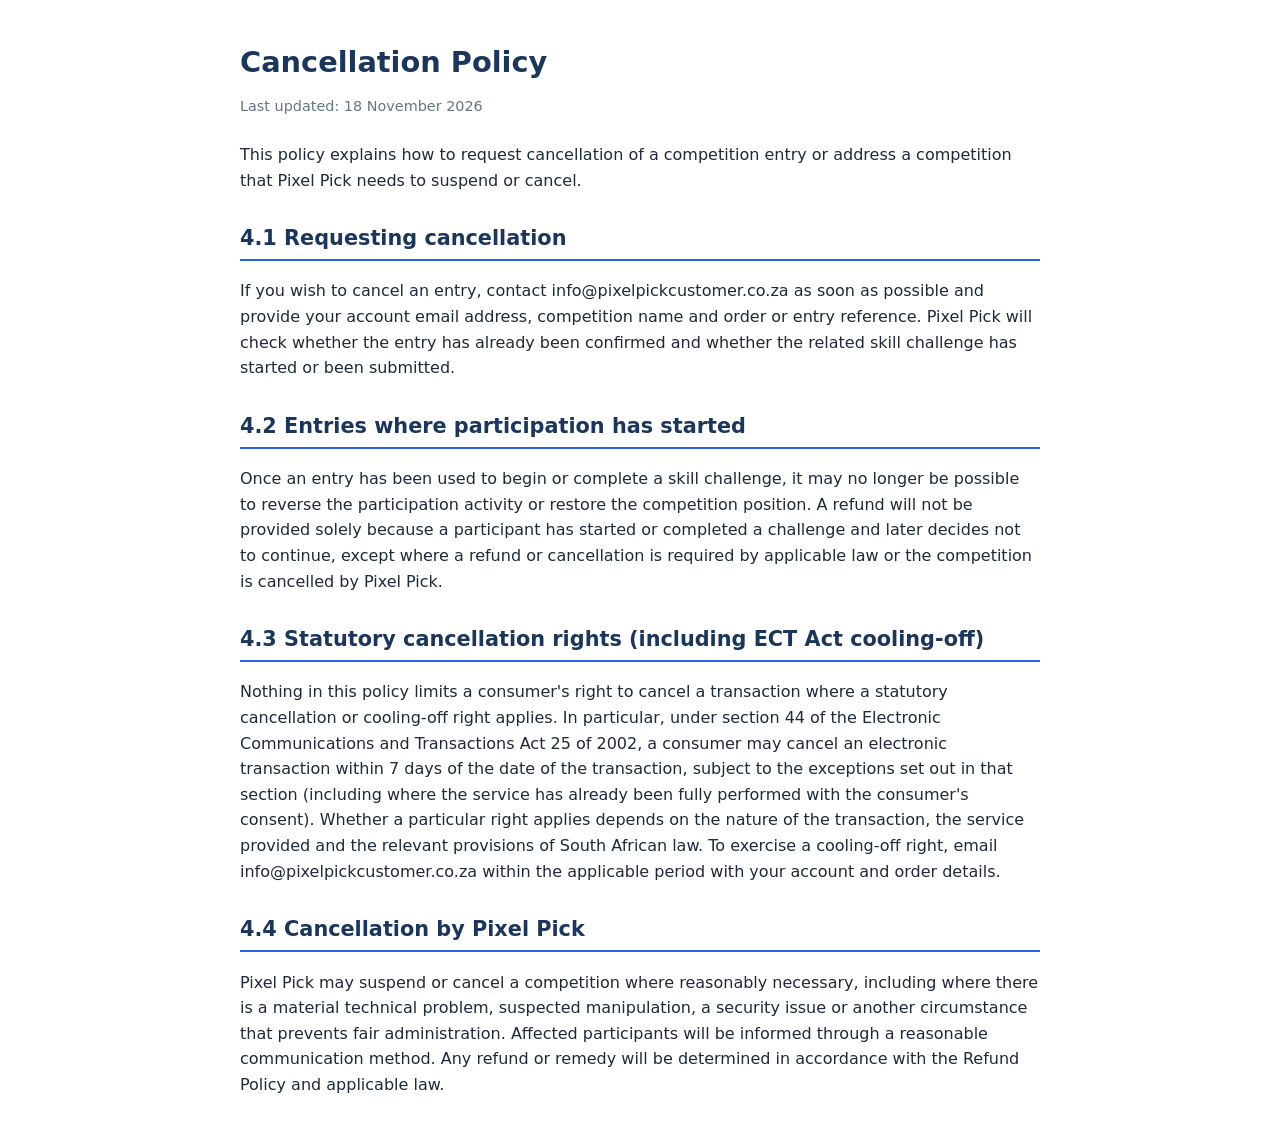
<file: cancellation.html>
<!DOCTYPE html>
<html lang="en">
<head>
  <meta charset="UTF-8">
  <meta name="viewport" content="width=device-width, initial-scale=1.0">
  <title>Cancellation Policy | Pixel Pick</title>
  <style>
    body { font-family: system-ui, -apple-system, sans-serif; line-height: 1.6; color: #1e293b; max-width: 800px; margin: 0 auto; padding: 20px; }
    h1 { color: #1a365d; font-size: 1.8rem; margin-bottom: 0.5rem; }
    h2 { color: #1a365d; font-size: 1.3rem; margin-top: 1.8rem; border-bottom: 2px solid #2563eb; padding-bottom: 4px; }
    p { margin: 0.6rem 0; }
    .meta { color: #64748b; font-size: 0.9rem; margin-bottom: 1.5rem; }
  </style>
</head>
<body>

<h1>Cancellation Policy</h1>
<p class="meta">Last updated: 18 November 2026</p>

<p>This policy explains how to request cancellation of a competition entry or address a competition that Pixel Pick needs to suspend or cancel.</p>

<h2>4.1 Requesting cancellation</h2>
<p>If you wish to cancel an entry, contact info@pixelpickcustomer.co.za as soon as possible and provide your account email address, competition name and order or entry reference. Pixel Pick will check whether the entry has already been confirmed and whether the related skill challenge has started or been submitted.</p>

<h2>4.2 Entries where participation has started</h2>
<p>Once an entry has been used to begin or complete a skill challenge, it may no longer be possible to reverse the participation activity or restore the competition position. A refund will not be provided solely because a participant has started or completed a challenge and later decides not to continue, except where a refund or cancellation is required by applicable law or the competition is cancelled by Pixel Pick.</p>

<h2>4.3 Statutory cancellation rights (including ECT Act cooling-off)</h2>
<p>Nothing in this policy limits a consumer's right to cancel a transaction where a statutory cancellation or cooling-off right applies. In particular, under section 44 of the Electronic Communications and Transactions Act 25 of 2002, a consumer may cancel an electronic transaction within 7 days of the date of the transaction, subject to the exceptions set out in that section (including where the service has already been fully performed with the consumer's consent). Whether a particular right applies depends on the nature of the transaction, the service provided and the relevant provisions of South African law. To exercise a cooling-off right, email info@pixelpickcustomer.co.za within the applicable period with your account and order details.</p>

<h2>4.4 Cancellation by Pixel Pick</h2>
<p>Pixel Pick may suspend or cancel a competition where reasonably necessary, including where there is a material technical problem, suspected manipulation, a security issue or another circumstance that prevents fair administration. Affected participants will be informed through a reasonable communication method. Any refund or remedy will be determined in accordance with the Refund Policy and applicable law.</p>

</body>
</html>
</file>
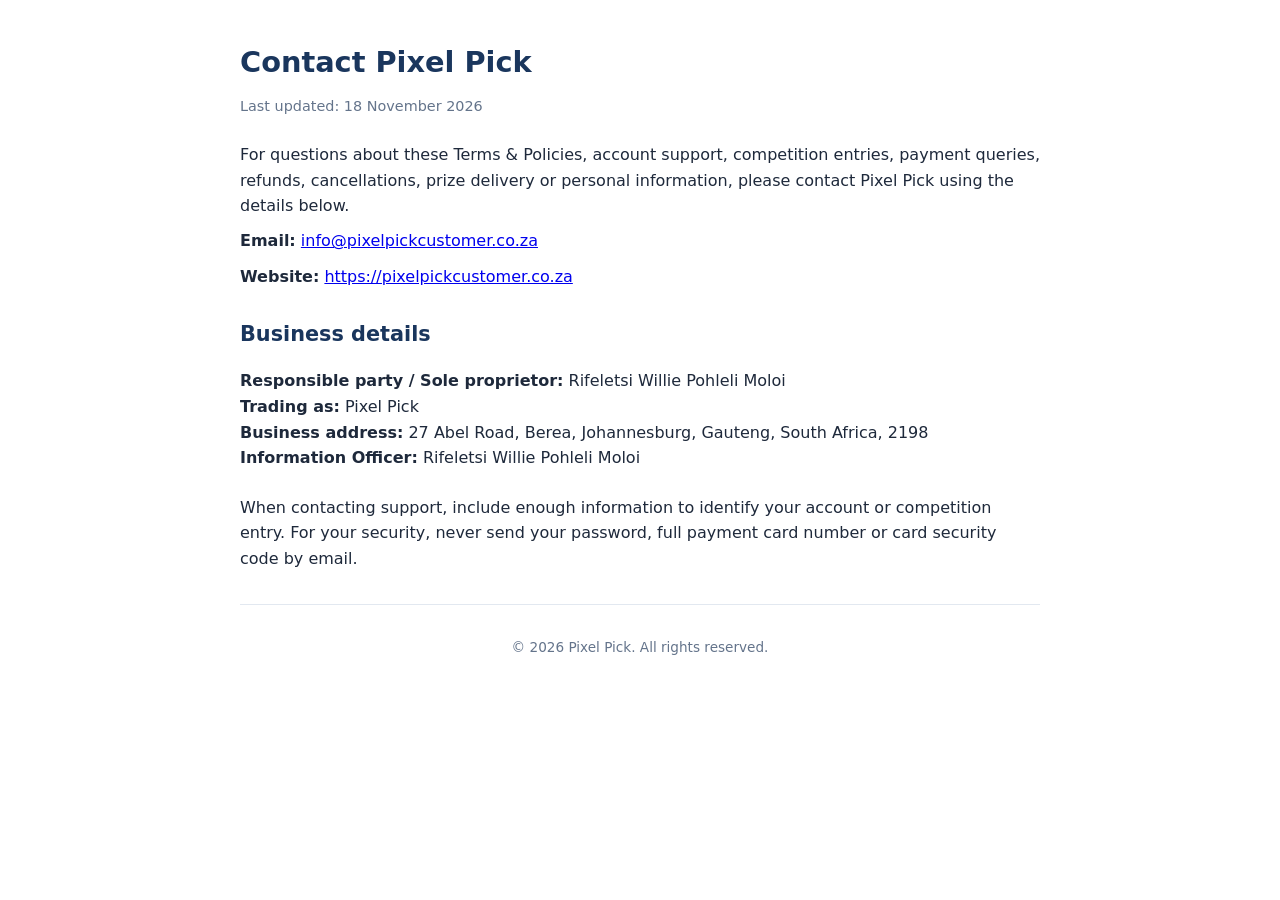
<file: contact.html>
<!DOCTYPE html>
<html lang="en">
<head>
  <meta charset="UTF-8">
  <meta name="viewport" content="width=device-width, initial-scale=1.0">
  <title>Contact | Pixel Pick</title>
  <style>
    body { font-family: system-ui, -apple-system, sans-serif; line-height: 1.6; color: #1e293b; max-width: 800px; margin: 0 auto; padding: 20px; }
    h1 { color: #1a365d; font-size: 1.8rem; margin-bottom: 0.5rem; }
    h2 { color: #1a365d; font-size: 1.3rem; margin-top: 1.8rem; }
    p { margin: 0.6rem 0; }
    .meta { color: #64748b; font-size: 0.9rem; margin-bottom: 1.5rem; }
    address { font-style: normal; }
  </style>
</head>
<body>

<h1>Contact Pixel Pick</h1>
<p class="meta">Last updated: 18 November 2026</p>

<p>For questions about these Terms & Policies, account support, competition entries, payment queries, refunds, cancellations, prize delivery or personal information, please contact Pixel Pick using the details below.</p>

<p><strong>Email:</strong> <a href="mailto:info@pixelpickcustomer.co.za">info@pixelpickcustomer.co.za</a></p>
<p><strong>Website:</strong> <a href="https://pixelpickcustomer.co.za">https://pixelpickcustomer.co.za</a></p>

<h2>Business details</h2>
<address>
  <strong>Responsible party / Sole proprietor:</strong> Rifeletsi Willie Pohleli Moloi<br>
  <strong>Trading as:</strong> Pixel Pick<br>
  <strong>Business address:</strong> 27 Abel Road, Berea, Johannesburg, Gauteng, South Africa, 2198<br>
  <strong>Information Officer:</strong> Rifeletsi Willie Pohleli Moloi
</address>

<p style="margin-top: 1.5rem;">When contacting support, include enough information to identify your account or competition entry. For your security, never send your password, full payment card number or card security code by email.</p>

<hr style="margin: 2rem 0; border: none; border-top: 1px solid #e2e8f0;">

<p style="font-size: 0.85rem; color: #64748b; text-align: center;">© 2026 Pixel Pick. All rights reserved.</p>

</body>
</html>
</file>
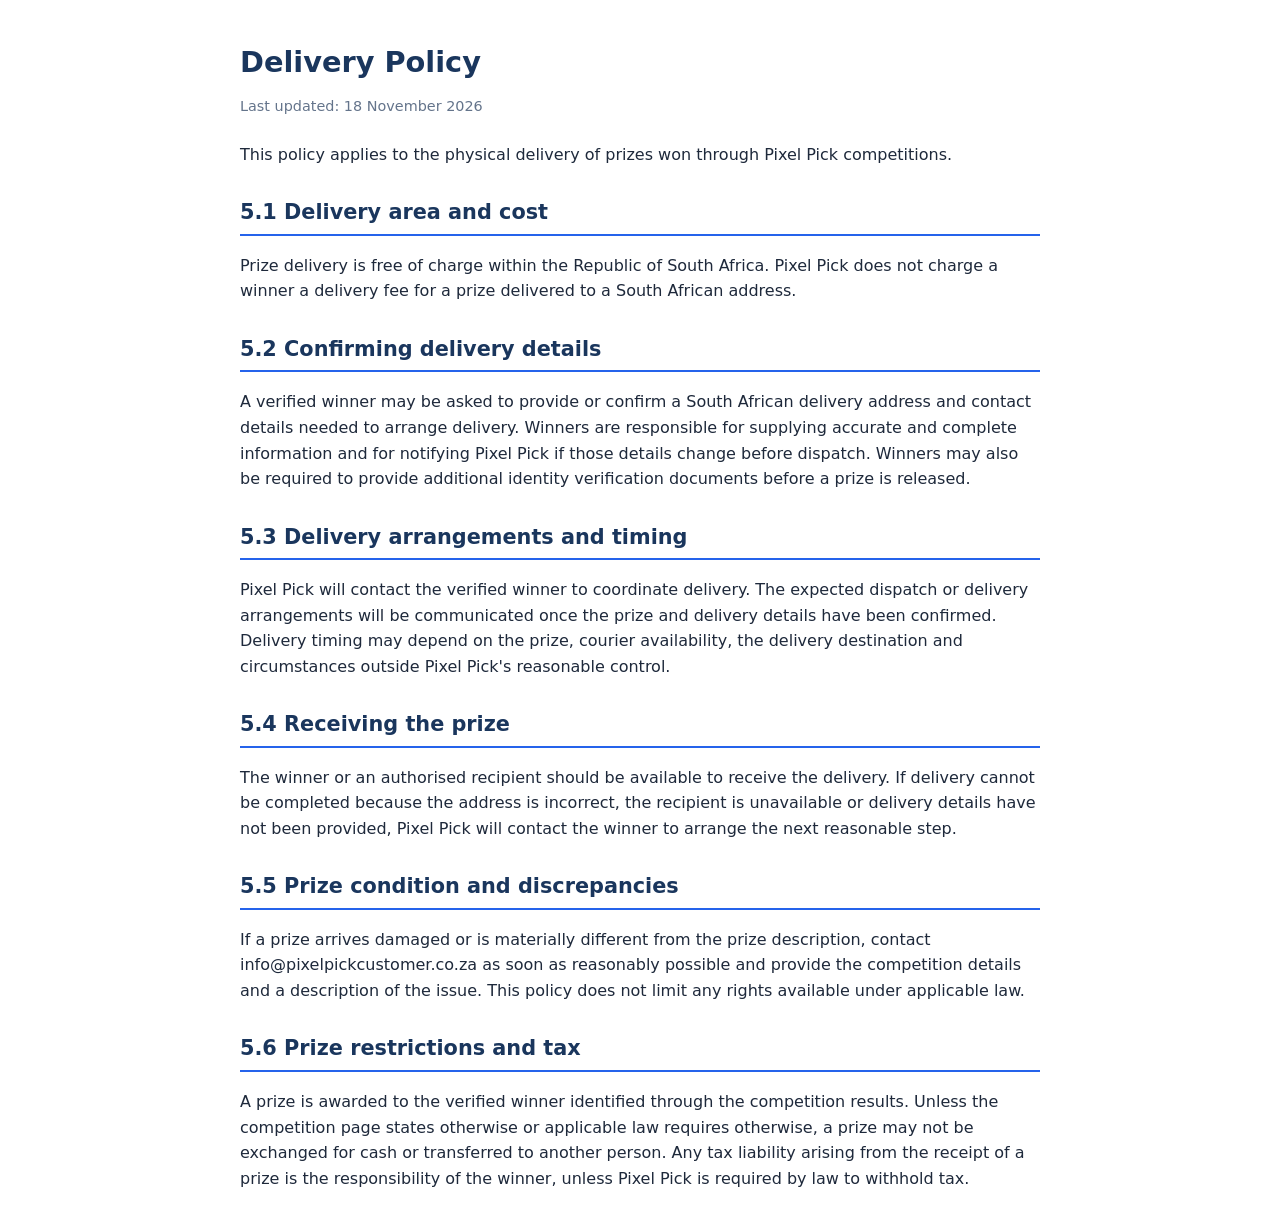
<file: delivery.html>
<!DOCTYPE html>
<html lang="en">
<head>
  <meta charset="UTF-8">
  <meta name="viewport" content="width=device-width, initial-scale=1.0">
  <title>Delivery Policy | Pixel Pick</title>
  <style>
    body { font-family: system-ui, -apple-system, sans-serif; line-height: 1.6; color: #1e293b; max-width: 800px; margin: 0 auto; padding: 20px; }
    h1 { color: #1a365d; font-size: 1.8rem; margin-bottom: 0.5rem; }
    h2 { color: #1a365d; font-size: 1.3rem; margin-top: 1.8rem; border-bottom: 2px solid #2563eb; padding-bottom: 4px; }
    p { margin: 0.6rem 0; }
    .meta { color: #64748b; font-size: 0.9rem; margin-bottom: 1.5rem; }
  </style>
</head>
<body>

<h1>Delivery Policy</h1>
<p class="meta">Last updated: 18 November 2026</p>

<p>This policy applies to the physical delivery of prizes won through Pixel Pick competitions.</p>

<h2>5.1 Delivery area and cost</h2>
<p>Prize delivery is free of charge within the Republic of South Africa. Pixel Pick does not charge a winner a delivery fee for a prize delivered to a South African address.</p>

<h2>5.2 Confirming delivery details</h2>
<p>A verified winner may be asked to provide or confirm a South African delivery address and contact details needed to arrange delivery. Winners are responsible for supplying accurate and complete information and for notifying Pixel Pick if those details change before dispatch. Winners may also be required to provide additional identity verification documents before a prize is released.</p>

<h2>5.3 Delivery arrangements and timing</h2>
<p>Pixel Pick will contact the verified winner to coordinate delivery. The expected dispatch or delivery arrangements will be communicated once the prize and delivery details have been confirmed. Delivery timing may depend on the prize, courier availability, the delivery destination and circumstances outside Pixel Pick's reasonable control.</p>

<h2>5.4 Receiving the prize</h2>
<p>The winner or an authorised recipient should be available to receive the delivery. If delivery cannot be completed because the address is incorrect, the recipient is unavailable or delivery details have not been provided, Pixel Pick will contact the winner to arrange the next reasonable step.</p>

<h2>5.5 Prize condition and discrepancies</h2>
<p>If a prize arrives damaged or is materially different from the prize description, contact info@pixelpickcustomer.co.za as soon as reasonably possible and provide the competition details and a description of the issue. This policy does not limit any rights available under applicable law.</p>

<h2>5.6 Prize restrictions and tax</h2>
<p>A prize is awarded to the verified winner identified through the competition results. Unless the competition page states otherwise or applicable law requires otherwise, a prize may not be exchanged for cash or transferred to another person. Any tax liability arising from the receipt of a prize is the responsibility of the winner, unless Pixel Pick is required by law to withhold tax.</p>

</body>
</html>
</file>
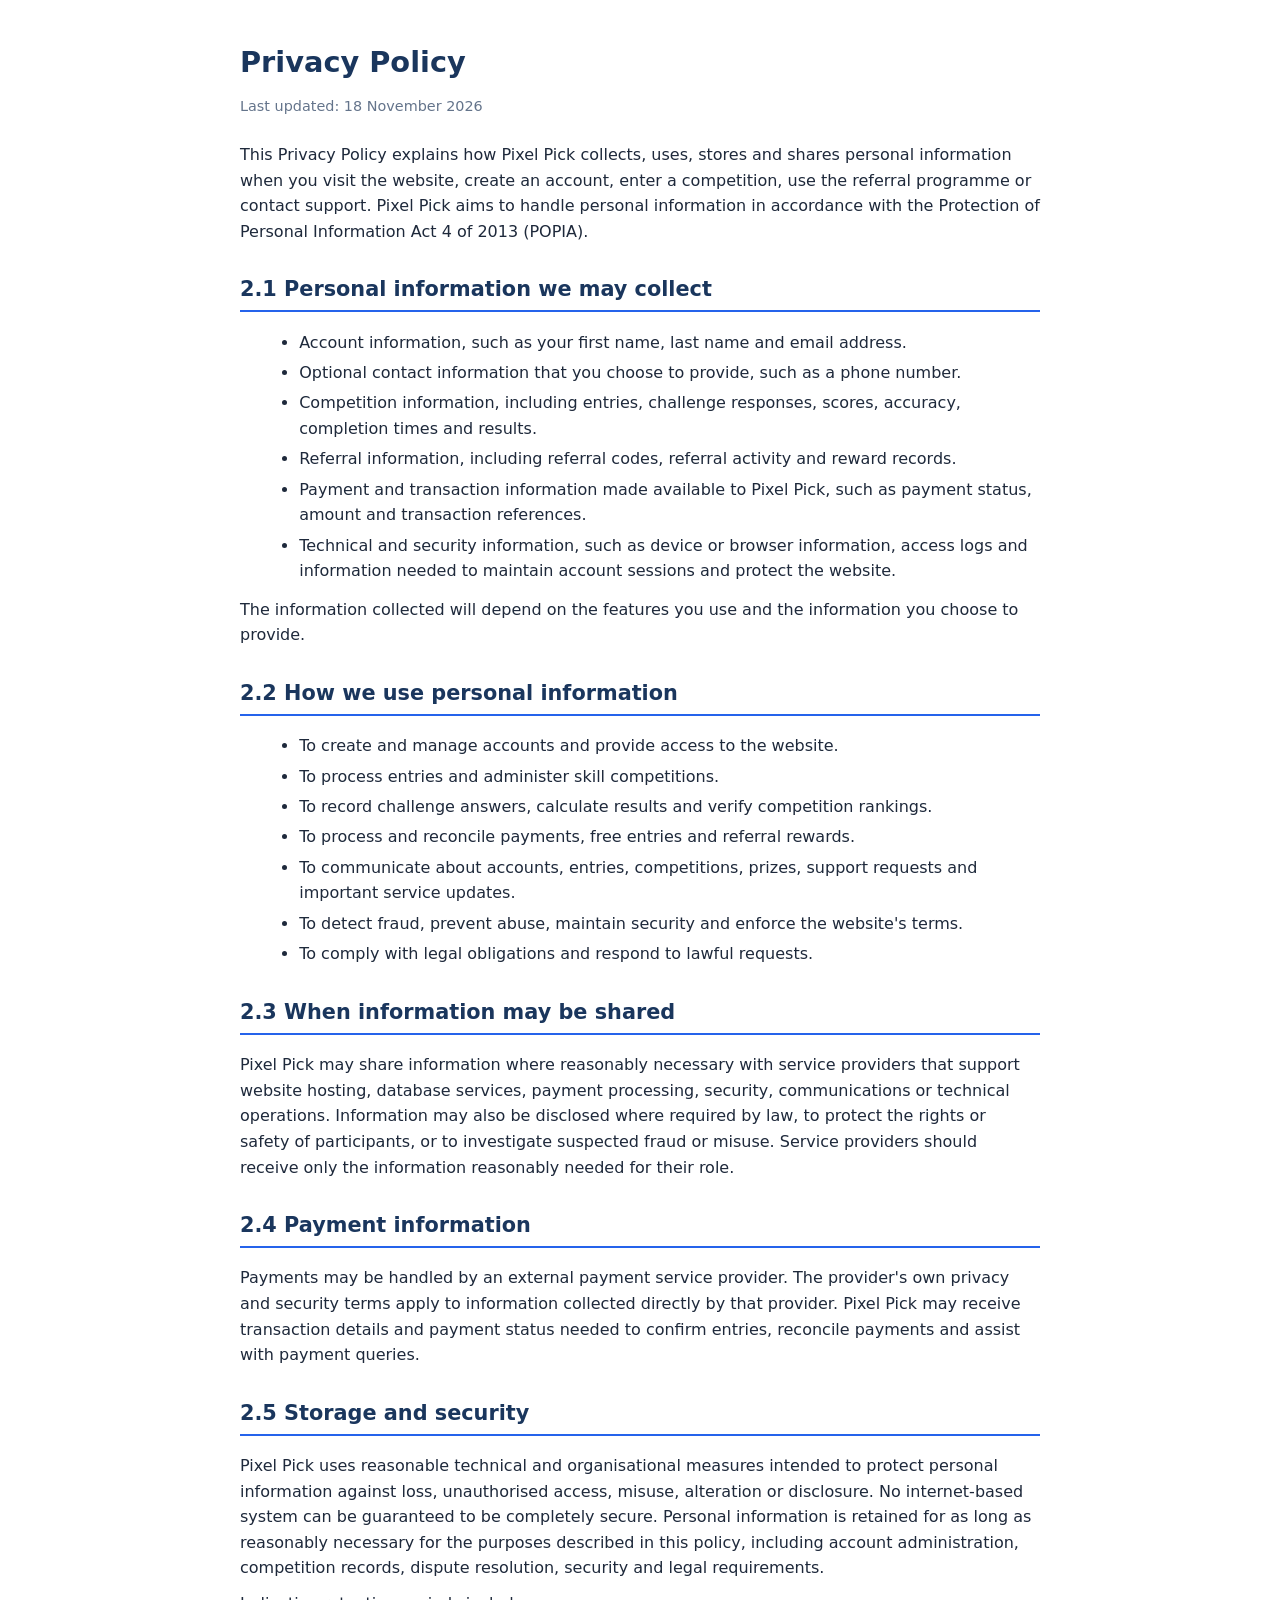
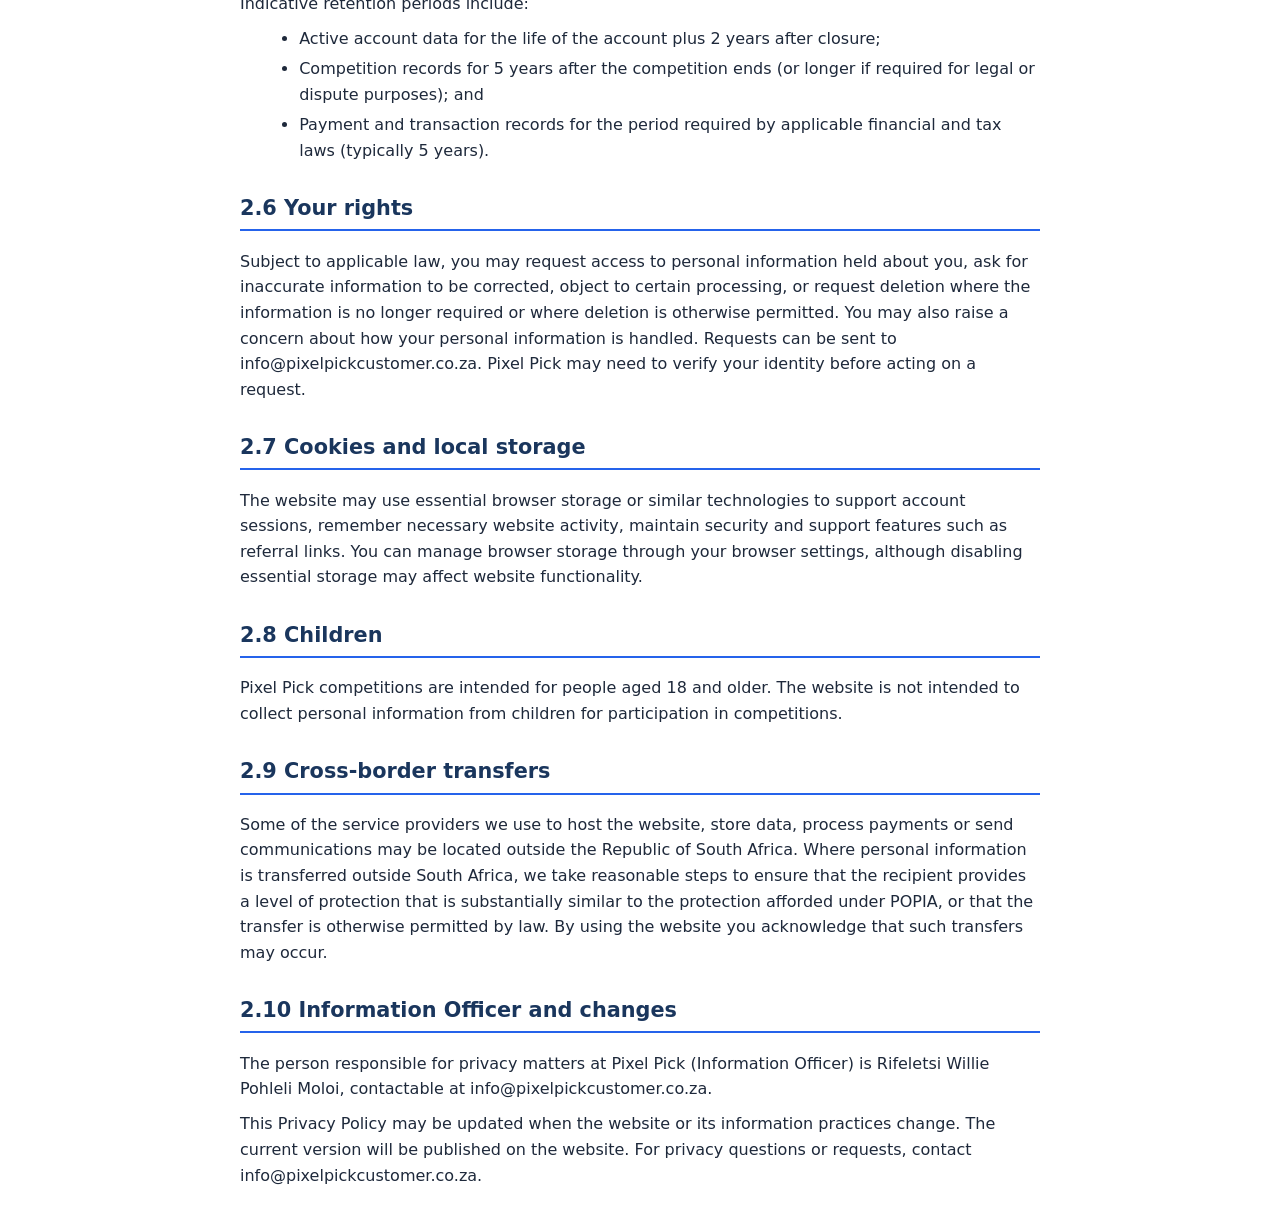
<file: privacy.html>
<!DOCTYPE html>
<html lang="en">
<head>
  <meta charset="UTF-8">
  <meta name="viewport" content="width=device-width, initial-scale=1.0">
  <title>Privacy Policy | Pixel Pick</title>
  <style>
    body { font-family: system-ui, -apple-system, sans-serif; line-height: 1.6; color: #1e293b; max-width: 800px; margin: 0 auto; padding: 20px; }
    h1 { color: #1a365d; font-size: 1.8rem; margin-bottom: 0.5rem; }
    h2 { color: #1a365d; font-size: 1.3rem; margin-top: 1.8rem; border-bottom: 2px solid #2563eb; padding-bottom: 4px; }
    h3 { color: #2563eb; font-size: 1.05rem; margin-top: 1.2rem; }
    p { margin: 0.6rem 0; }
    ul { margin: 0.4rem 0 0.8rem 1.2rem; }
    li { margin-bottom: 0.3rem; }
    .meta { color: #64748b; font-size: 0.9rem; margin-bottom: 1.5rem; }
  </style>
</head>
<body>

<h1>Privacy Policy</h1>
<p class="meta">Last updated: 18 November 2026</p>

<p>This Privacy Policy explains how Pixel Pick collects, uses, stores and shares personal information when you visit the website, create an account, enter a competition, use the referral programme or contact support. Pixel Pick aims to handle personal information in accordance with the Protection of Personal Information Act 4 of 2013 (POPIA).</p>

<h2>2.1 Personal information we may collect</h2>
<ul>
  <li>Account information, such as your first name, last name and email address.</li>
  <li>Optional contact information that you choose to provide, such as a phone number.</li>
  <li>Competition information, including entries, challenge responses, scores, accuracy, completion times and results.</li>
  <li>Referral information, including referral codes, referral activity and reward records.</li>
  <li>Payment and transaction information made available to Pixel Pick, such as payment status, amount and transaction references.</li>
  <li>Technical and security information, such as device or browser information, access logs and information needed to maintain account sessions and protect the website.</li>
</ul>
<p>The information collected will depend on the features you use and the information you choose to provide.</p>

<h2>2.2 How we use personal information</h2>
<ul>
  <li>To create and manage accounts and provide access to the website.</li>
  <li>To process entries and administer skill competitions.</li>
  <li>To record challenge answers, calculate results and verify competition rankings.</li>
  <li>To process and reconcile payments, free entries and referral rewards.</li>
  <li>To communicate about accounts, entries, competitions, prizes, support requests and important service updates.</li>
  <li>To detect fraud, prevent abuse, maintain security and enforce the website's terms.</li>
  <li>To comply with legal obligations and respond to lawful requests.</li>
</ul>

<h2>2.3 When information may be shared</h2>
<p>Pixel Pick may share information where reasonably necessary with service providers that support website hosting, database services, payment processing, security, communications or technical operations. Information may also be disclosed where required by law, to protect the rights or safety of participants, or to investigate suspected fraud or misuse. Service providers should receive only the information reasonably needed for their role.</p>

<h2>2.4 Payment information</h2>
<p>Payments may be handled by an external payment service provider. The provider's own privacy and security terms apply to information collected directly by that provider. Pixel Pick may receive transaction details and payment status needed to confirm entries, reconcile payments and assist with payment queries.</p>

<h2>2.5 Storage and security</h2>
<p>Pixel Pick uses reasonable technical and organisational measures intended to protect personal information against loss, unauthorised access, misuse, alteration or disclosure. No internet-based system can be guaranteed to be completely secure. Personal information is retained for as long as reasonably necessary for the purposes described in this policy, including account administration, competition records, dispute resolution, security and legal requirements.</p>
<p>Indicative retention periods include:</p>
<ul>
  <li>Active account data for the life of the account plus 2 years after closure;</li>
  <li>Competition records for 5 years after the competition ends (or longer if required for legal or dispute purposes); and</li>
  <li>Payment and transaction records for the period required by applicable financial and tax laws (typically 5 years).</li>
</ul>

<h2>2.6 Your rights</h2>
<p>Subject to applicable law, you may request access to personal information held about you, ask for inaccurate information to be corrected, object to certain processing, or request deletion where the information is no longer required or where deletion is otherwise permitted. You may also raise a concern about how your personal information is handled. Requests can be sent to info@pixelpickcustomer.co.za. Pixel Pick may need to verify your identity before acting on a request.</p>

<h2>2.7 Cookies and local storage</h2>
<p>The website may use essential browser storage or similar technologies to support account sessions, remember necessary website activity, maintain security and support features such as referral links. You can manage browser storage through your browser settings, although disabling essential storage may affect website functionality.</p>

<h2>2.8 Children</h2>
<p>Pixel Pick competitions are intended for people aged 18 and older. The website is not intended to collect personal information from children for participation in competitions.</p>

<h2>2.9 Cross-border transfers</h2>
<p>Some of the service providers we use to host the website, store data, process payments or send communications may be located outside the Republic of South Africa. Where personal information is transferred outside South Africa, we take reasonable steps to ensure that the recipient provides a level of protection that is substantially similar to the protection afforded under POPIA, or that the transfer is otherwise permitted by law. By using the website you acknowledge that such transfers may occur.</p>

<h2>2.10 Information Officer and changes</h2>
<p>The person responsible for privacy matters at Pixel Pick (Information Officer) is Rifeletsi Willie Pohleli Moloi, contactable at info@pixelpickcustomer.co.za.</p>
<p>This Privacy Policy may be updated when the website or its information practices change. The current version will be published on the website. For privacy questions or requests, contact info@pixelpickcustomer.co.za.</p>

</body>
</html>
</file>
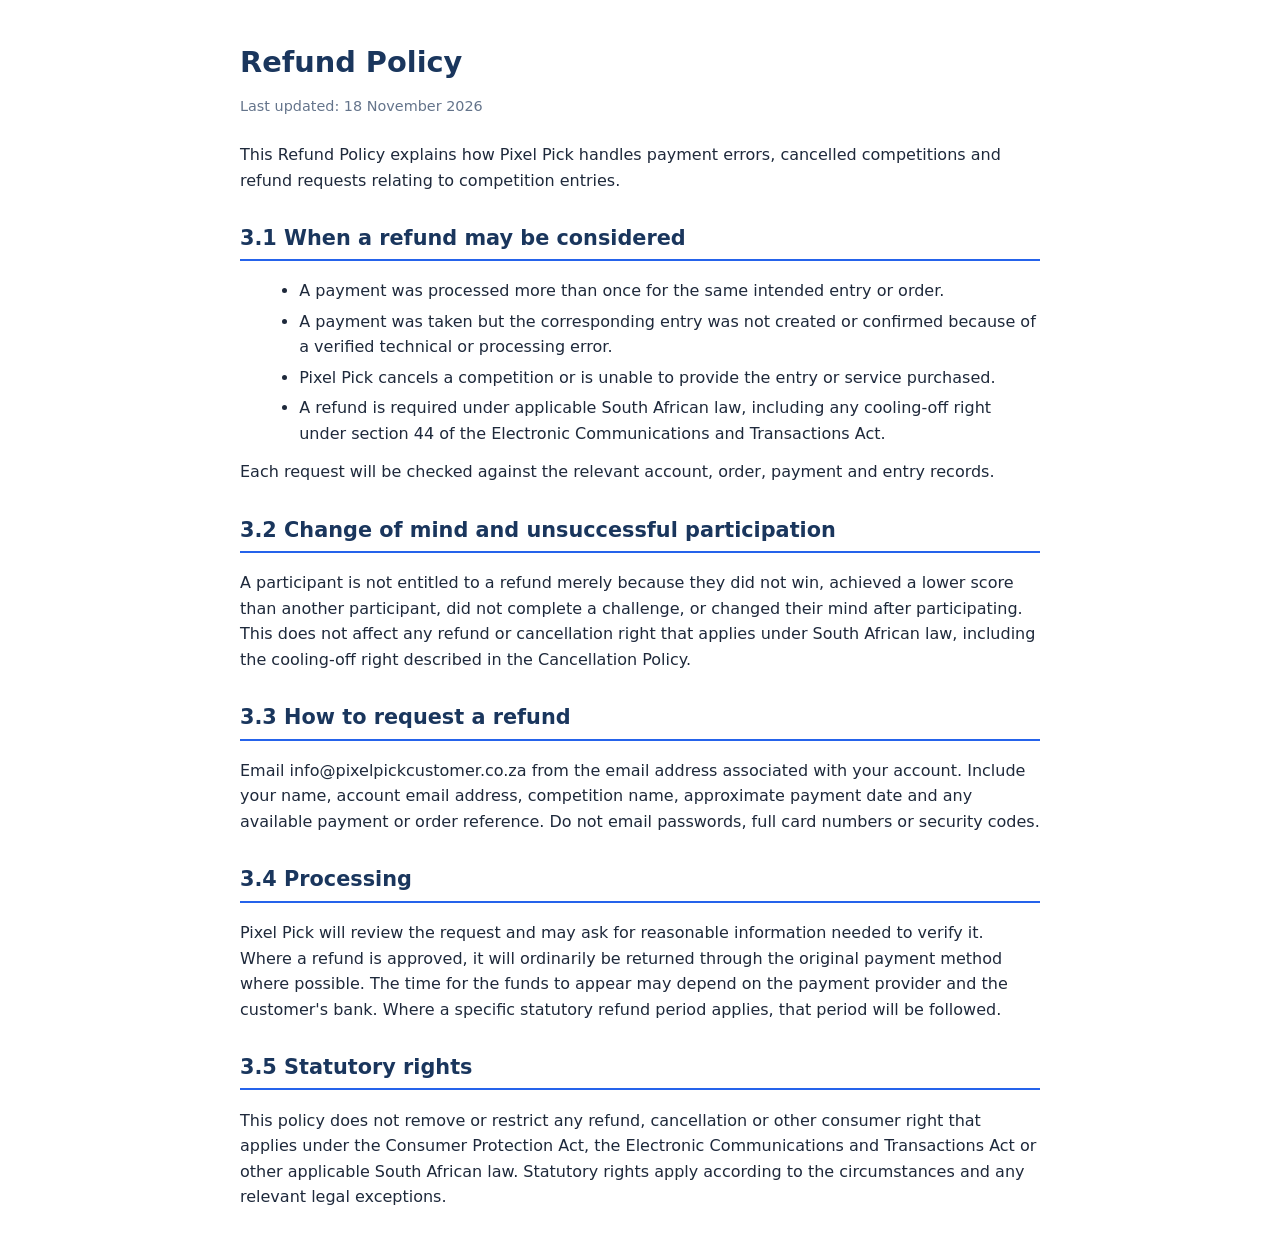
<file: refund.html>
<!DOCTYPE html>
<html lang="en">
<head>
  <meta charset="UTF-8">
  <meta name="viewport" content="width=device-width, initial-scale=1.0">
  <title>Refund Policy | Pixel Pick</title>
  <style>
    body { font-family: system-ui, -apple-system, sans-serif; line-height: 1.6; color: #1e293b; max-width: 800px; margin: 0 auto; padding: 20px; }
    h1 { color: #1a365d; font-size: 1.8rem; margin-bottom: 0.5rem; }
    h2 { color: #1a365d; font-size: 1.3rem; margin-top: 1.8rem; border-bottom: 2px solid #2563eb; padding-bottom: 4px; }
    p { margin: 0.6rem 0; }
    ul { margin: 0.4rem 0 0.8rem 1.2rem; }
    li { margin-bottom: 0.3rem; }
    .meta { color: #64748b; font-size: 0.9rem; margin-bottom: 1.5rem; }
  </style>
</head>
<body>

<h1>Refund Policy</h1>
<p class="meta">Last updated: 18 November 2026</p>

<p>This Refund Policy explains how Pixel Pick handles payment errors, cancelled competitions and refund requests relating to competition entries.</p>

<h2>3.1 When a refund may be considered</h2>
<ul>
  <li>A payment was processed more than once for the same intended entry or order.</li>
  <li>A payment was taken but the corresponding entry was not created or confirmed because of a verified technical or processing error.</li>
  <li>Pixel Pick cancels a competition or is unable to provide the entry or service purchased.</li>
  <li>A refund is required under applicable South African law, including any cooling-off right under section 44 of the Electronic Communications and Transactions Act.</li>
</ul>
<p>Each request will be checked against the relevant account, order, payment and entry records.</p>

<h2>3.2 Change of mind and unsuccessful participation</h2>
<p>A participant is not entitled to a refund merely because they did not win, achieved a lower score than another participant, did not complete a challenge, or changed their mind after participating. This does not affect any refund or cancellation right that applies under South African law, including the cooling-off right described in the Cancellation Policy.</p>

<h2>3.3 How to request a refund</h2>
<p>Email info@pixelpickcustomer.co.za from the email address associated with your account. Include your name, account email address, competition name, approximate payment date and any available payment or order reference. Do not email passwords, full card numbers or security codes.</p>

<h2>3.4 Processing</h2>
<p>Pixel Pick will review the request and may ask for reasonable information needed to verify it. Where a refund is approved, it will ordinarily be returned through the original payment method where possible. The time for the funds to appear may depend on the payment provider and the customer's bank. Where a specific statutory refund period applies, that period will be followed.</p>

<h2>3.5 Statutory rights</h2>
<p>This policy does not remove or restrict any refund, cancellation or other consumer right that applies under the Consumer Protection Act, the Electronic Communications and Transactions Act or other applicable South African law. Statutory rights apply according to the circumstances and any relevant legal exceptions.</p>

</body>
</html>
</file>
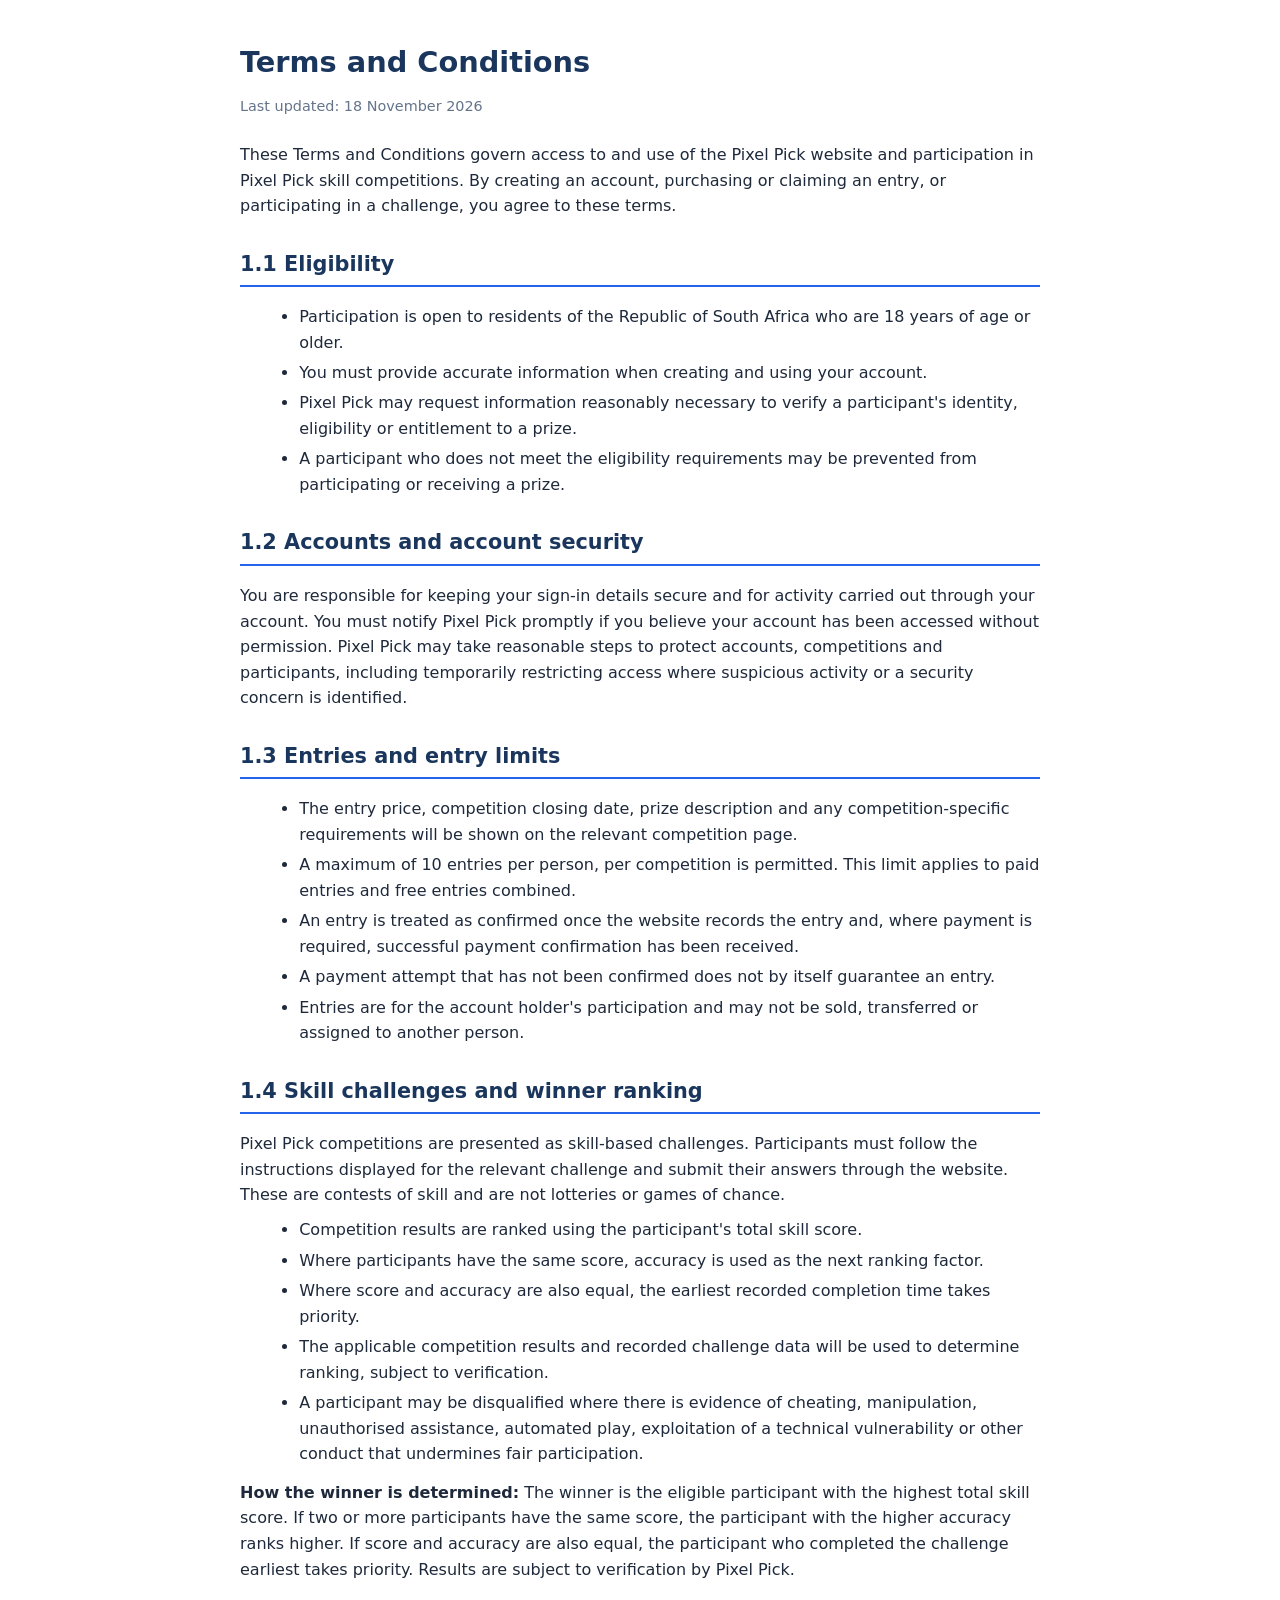
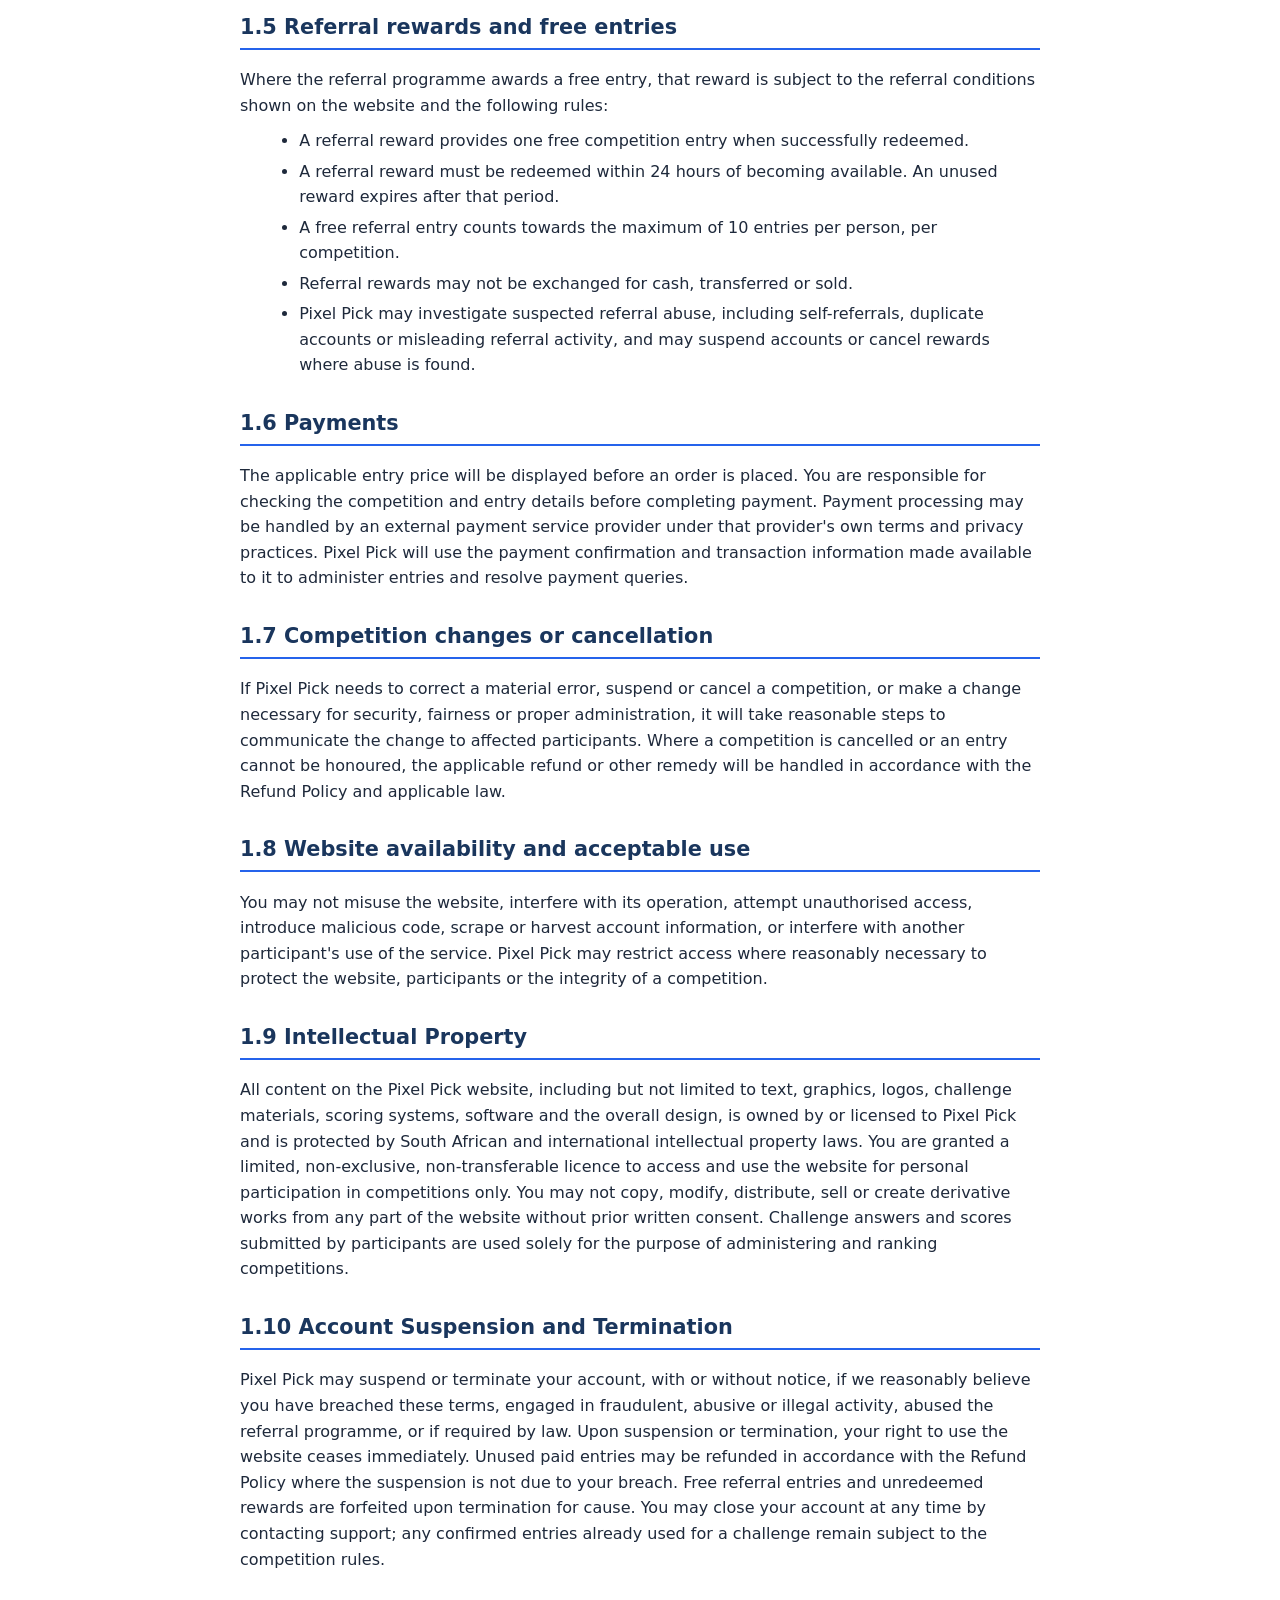
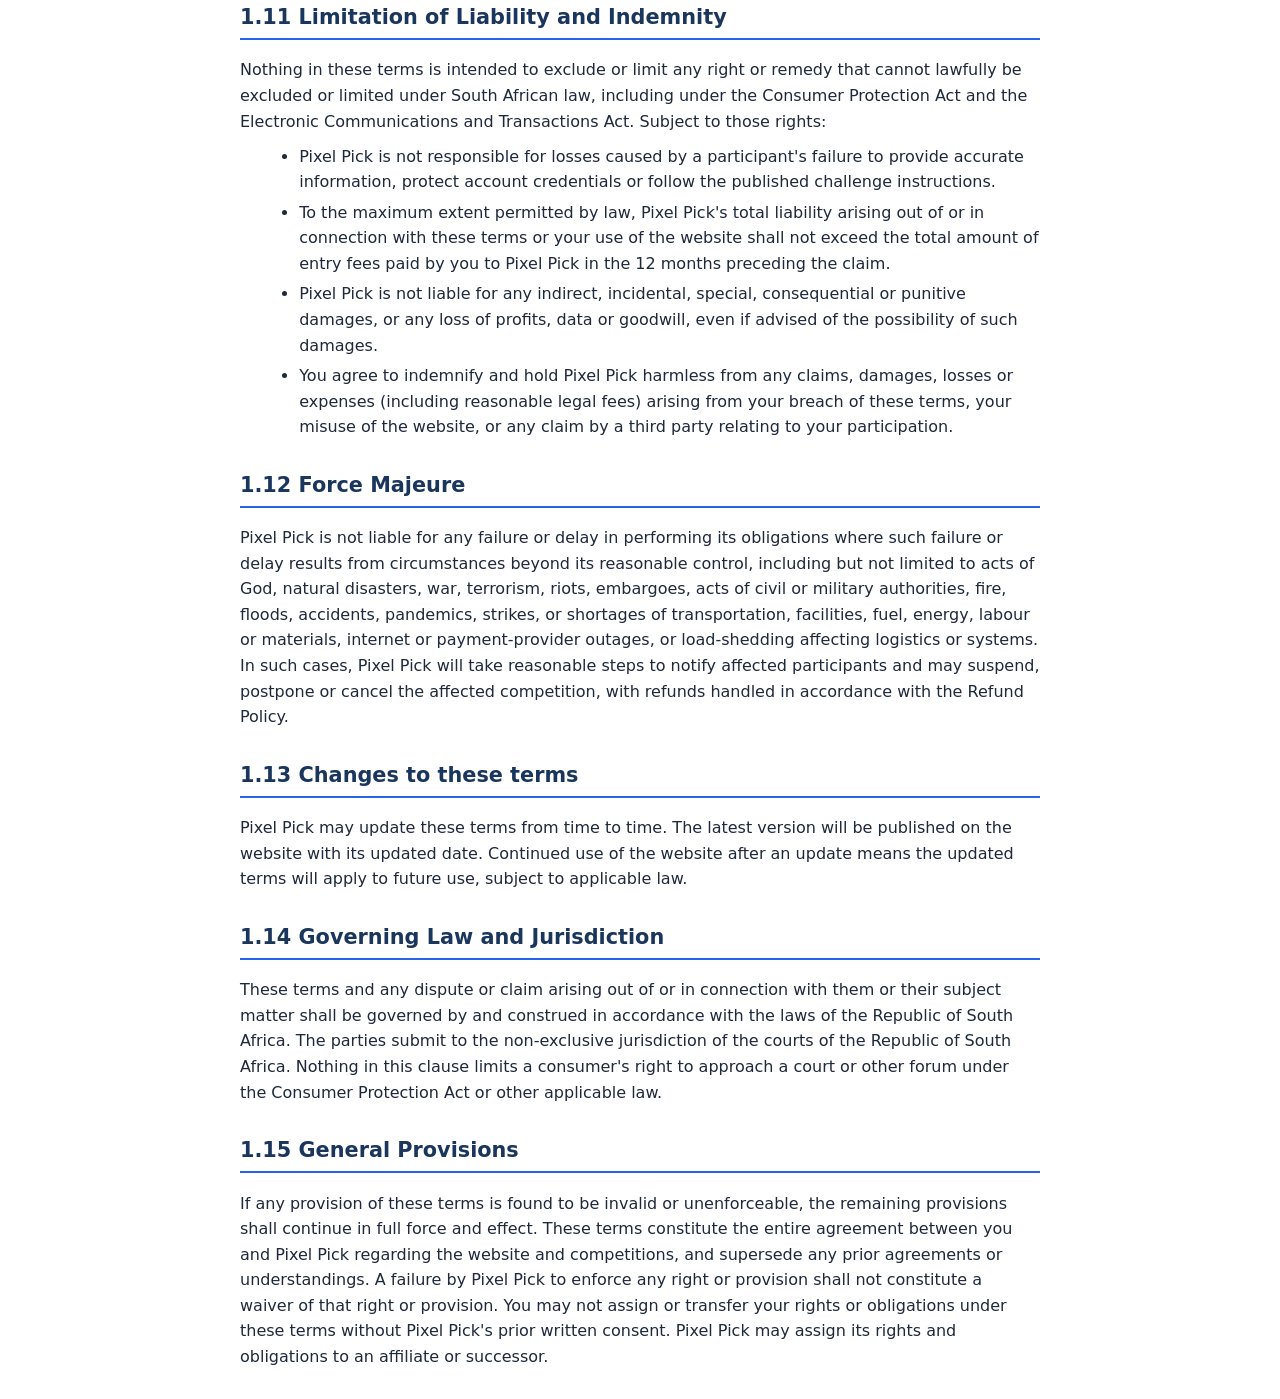
<file: terms.html>
<!DOCTYPE html>
<html lang="en">
<head>
  <meta charset="UTF-8">
  <meta name="viewport" content="width=device-width, initial-scale=1.0">
  <title>Terms and Conditions | Pixel Pick</title>
  <style>
    body { font-family: system-ui, -apple-system, sans-serif; line-height: 1.6; color: #1e293b; max-width: 800px; margin: 0 auto; padding: 20px; }
    h1 { color: #1a365d; font-size: 1.8rem; margin-bottom: 0.5rem; }
    h2 { color: #1a365d; font-size: 1.3rem; margin-top: 1.8rem; border-bottom: 2px solid #2563eb; padding-bottom: 4px; }
    h3 { color: #2563eb; font-size: 1.05rem; margin-top: 1.2rem; }
    p { margin: 0.6rem 0; }
    ul { margin: 0.4rem 0 0.8rem 1.2rem; }
    li { margin-bottom: 0.3rem; }
    .notice { background: #f1f5f9; padding: 12px 16px; border-radius: 6px; margin: 1rem 0; }
    a { color: #2563eb; }
    .meta { color: #64748b; font-size: 0.9rem; margin-bottom: 1.5rem; }
  </style>
</head>
<body>

<h1>Terms and Conditions</h1>
<p class="meta">Last updated: 18 November 2026</p>

<p>These Terms and Conditions govern access to and use of the Pixel Pick website and participation in Pixel Pick skill competitions. By creating an account, purchasing or claiming an entry, or participating in a challenge, you agree to these terms.</p>

<h2>1.1 Eligibility</h2>
<ul>
  <li>Participation is open to residents of the Republic of South Africa who are 18 years of age or older.</li>
  <li>You must provide accurate information when creating and using your account.</li>
  <li>Pixel Pick may request information reasonably necessary to verify a participant's identity, eligibility or entitlement to a prize.</li>
  <li>A participant who does not meet the eligibility requirements may be prevented from participating or receiving a prize.</li>
</ul>

<h2>1.2 Accounts and account security</h2>
<p>You are responsible for keeping your sign-in details secure and for activity carried out through your account. You must notify Pixel Pick promptly if you believe your account has been accessed without permission. Pixel Pick may take reasonable steps to protect accounts, competitions and participants, including temporarily restricting access where suspicious activity or a security concern is identified.</p>

<h2>1.3 Entries and entry limits</h2>
<ul>
  <li>The entry price, competition closing date, prize description and any competition-specific requirements will be shown on the relevant competition page.</li>
  <li>A maximum of 10 entries per person, per competition is permitted. This limit applies to paid entries and free entries combined.</li>
  <li>An entry is treated as confirmed once the website records the entry and, where payment is required, successful payment confirmation has been received.</li>
  <li>A payment attempt that has not been confirmed does not by itself guarantee an entry.</li>
  <li>Entries are for the account holder's participation and may not be sold, transferred or assigned to another person.</li>
</ul>

<h2>1.4 Skill challenges and winner ranking</h2>
<p>Pixel Pick competitions are presented as skill-based challenges. Participants must follow the instructions displayed for the relevant challenge and submit their answers through the website. These are contests of skill and are not lotteries or games of chance.</p>
<ul>
  <li>Competition results are ranked using the participant's total skill score.</li>
  <li>Where participants have the same score, accuracy is used as the next ranking factor.</li>
  <li>Where score and accuracy are also equal, the earliest recorded completion time takes priority.</li>
  <li>The applicable competition results and recorded challenge data will be used to determine ranking, subject to verification.</li>
  <li>A participant may be disqualified where there is evidence of cheating, manipulation, unauthorised assistance, automated play, exploitation of a technical vulnerability or other conduct that undermines fair participation.</li>
</ul>
<p><strong>How the winner is determined:</strong> The winner is the eligible participant with the highest total skill score. If two or more participants have the same score, the participant with the higher accuracy ranks higher. If score and accuracy are also equal, the participant who completed the challenge earliest takes priority. Results are subject to verification by Pixel Pick.</p>

<h2>1.5 Referral rewards and free entries</h2>
<p>Where the referral programme awards a free entry, that reward is subject to the referral conditions shown on the website and the following rules:</p>
<ul>
  <li>A referral reward provides one free competition entry when successfully redeemed.</li>
  <li>A referral reward must be redeemed within 24 hours of becoming available. An unused reward expires after that period.</li>
  <li>A free referral entry counts towards the maximum of 10 entries per person, per competition.</li>
  <li>Referral rewards may not be exchanged for cash, transferred or sold.</li>
  <li>Pixel Pick may investigate suspected referral abuse, including self-referrals, duplicate accounts or misleading referral activity, and may suspend accounts or cancel rewards where abuse is found.</li>
</ul>

<h2>1.6 Payments</h2>
<p>The applicable entry price will be displayed before an order is placed. You are responsible for checking the competition and entry details before completing payment. Payment processing may be handled by an external payment service provider under that provider's own terms and privacy practices. Pixel Pick will use the payment confirmation and transaction information made available to it to administer entries and resolve payment queries.</p>

<h2>1.7 Competition changes or cancellation</h2>
<p>If Pixel Pick needs to correct a material error, suspend or cancel a competition, or make a change necessary for security, fairness or proper administration, it will take reasonable steps to communicate the change to affected participants. Where a competition is cancelled or an entry cannot be honoured, the applicable refund or other remedy will be handled in accordance with the Refund Policy and applicable law.</p>

<h2>1.8 Website availability and acceptable use</h2>
<p>You may not misuse the website, interfere with its operation, attempt unauthorised access, introduce malicious code, scrape or harvest account information, or interfere with another participant's use of the service. Pixel Pick may restrict access where reasonably necessary to protect the website, participants or the integrity of a competition.</p>

<h2>1.9 Intellectual Property</h2>
<p>All content on the Pixel Pick website, including but not limited to text, graphics, logos, challenge materials, scoring systems, software and the overall design, is owned by or licensed to Pixel Pick and is protected by South African and international intellectual property laws. You are granted a limited, non-exclusive, non-transferable licence to access and use the website for personal participation in competitions only. You may not copy, modify, distribute, sell or create derivative works from any part of the website without prior written consent. Challenge answers and scores submitted by participants are used solely for the purpose of administering and ranking competitions.</p>

<h2>1.10 Account Suspension and Termination</h2>
<p>Pixel Pick may suspend or terminate your account, with or without notice, if we reasonably believe you have breached these terms, engaged in fraudulent, abusive or illegal activity, abused the referral programme, or if required by law. Upon suspension or termination, your right to use the website ceases immediately. Unused paid entries may be refunded in accordance with the Refund Policy where the suspension is not due to your breach. Free referral entries and unredeemed rewards are forfeited upon termination for cause. You may close your account at any time by contacting support; any confirmed entries already used for a challenge remain subject to the competition rules.</p>

<h2>1.11 Limitation of Liability and Indemnity</h2>
<p>Nothing in these terms is intended to exclude or limit any right or remedy that cannot lawfully be excluded or limited under South African law, including under the Consumer Protection Act and the Electronic Communications and Transactions Act. Subject to those rights:</p>
<ul>
  <li>Pixel Pick is not responsible for losses caused by a participant's failure to provide accurate information, protect account credentials or follow the published challenge instructions.</li>
  <li>To the maximum extent permitted by law, Pixel Pick's total liability arising out of or in connection with these terms or your use of the website shall not exceed the total amount of entry fees paid by you to Pixel Pick in the 12 months preceding the claim.</li>
  <li>Pixel Pick is not liable for any indirect, incidental, special, consequential or punitive damages, or any loss of profits, data or goodwill, even if advised of the possibility of such damages.</li>
  <li>You agree to indemnify and hold Pixel Pick harmless from any claims, damages, losses or expenses (including reasonable legal fees) arising from your breach of these terms, your misuse of the website, or any claim by a third party relating to your participation.</li>
</ul>

<h2>1.12 Force Majeure</h2>
<p>Pixel Pick is not liable for any failure or delay in performing its obligations where such failure or delay results from circumstances beyond its reasonable control, including but not limited to acts of God, natural disasters, war, terrorism, riots, embargoes, acts of civil or military authorities, fire, floods, accidents, pandemics, strikes, or shortages of transportation, facilities, fuel, energy, labour or materials, internet or payment-provider outages, or load-shedding affecting logistics or systems. In such cases, Pixel Pick will take reasonable steps to notify affected participants and may suspend, postpone or cancel the affected competition, with refunds handled in accordance with the Refund Policy.</p>

<h2>1.13 Changes to these terms</h2>
<p>Pixel Pick may update these terms from time to time. The latest version will be published on the website with its updated date. Continued use of the website after an update means the updated terms will apply to future use, subject to applicable law.</p>

<h2>1.14 Governing Law and Jurisdiction</h2>
<p>These terms and any dispute or claim arising out of or in connection with them or their subject matter shall be governed by and construed in accordance with the laws of the Republic of South Africa. The parties submit to the non-exclusive jurisdiction of the courts of the Republic of South Africa. Nothing in this clause limits a consumer's right to approach a court or other forum under the Consumer Protection Act or other applicable law.</p>

<h2>1.15 General Provisions</h2>
<p>If any provision of these terms is found to be invalid or unenforceable, the remaining provisions shall continue in full force and effect. These terms constitute the entire agreement between you and Pixel Pick regarding the website and competitions, and supersede any prior agreements or understandings. A failure by Pixel Pick to enforce any right or provision shall not constitute a waiver of that right or provision. You may not assign or transfer your rights or obligations under these terms without Pixel Pick's prior written consent. Pixel Pick may assign its rights and obligations to an affiliate or successor.</p>

</body>
</html>
</file>
